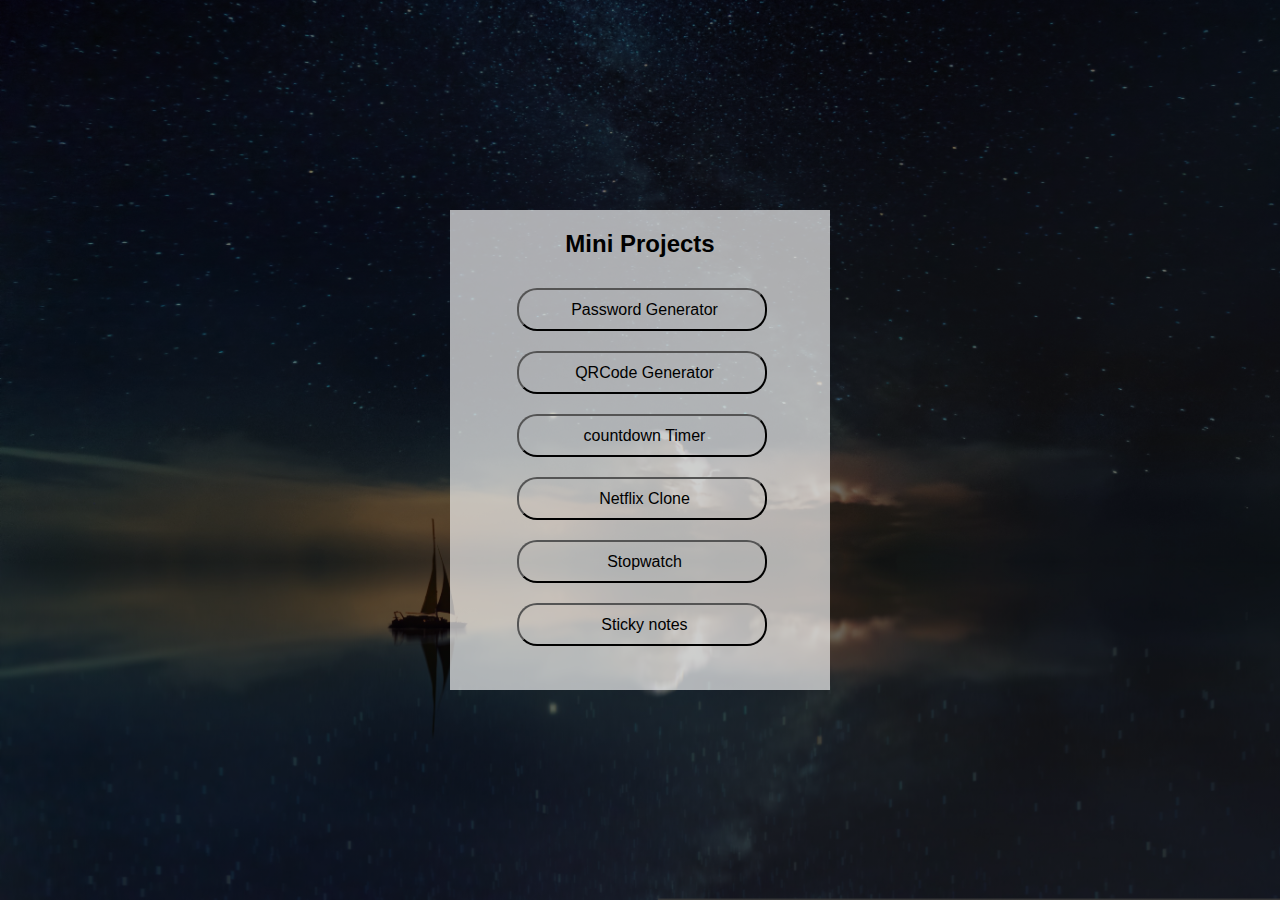
<file: index.html>
<!DOCTYPE html>
<html lang="en">
  <head>
    <meta charset="UTF-8" />
    <meta http-equiv="X-UA-Compatible" content="IE=edge" />
    <meta name="viewport" content="width=device-width, initial-scale=1.0" />
    <title>Document</title>
    <link
      rel="stylesheet"
      href="https://cdnjs.cloudflare.com/ajax/libs/font-awesome/6.4.2/css/all.min.css"
      integrity="sha512-z3gLpd7yknf1YoNbCzqRKc4qyor8gaKU1qmn+CShxbuBusANI9QpRohGBreCFkKxLhei6S9CQXFEbbKuqLg0DA=="
      crossorigin="anonymous"
      referrerpolicy="no-referrer"
    />
    <!-- <link rel="stylesheet" href="https://cdnjs.cloudflare.com/ajax/libs/font-awesome/6.4.2/css/fontawesome.min.css" integrity="sha512-siarrzI1u3pCqFG2LEzi87McrBmq6Tp7juVsdmGY1Dr8Saw+ZBAzDzrGwX3vgxX1NkioYNCFOVC0GpDPss10zQ==" crossorigin="anonymous" referrerpolicy="no-referrer" /> -->
    <!---<link rel="stylesheet" href="index.css" />--->
    <style>
      * {
        margin: 0;
        padding: 0;
      }

      body {
        width: 100vw;
        height: 100vh;
        font-family: "Poppins", sans-serif;
        background-image: linear-gradient(
            rgba(0, 0, 0, 0.55),
            rgba(0, 0, 0, 0.55)
          ),
          url("main.jpg");
        /* background: url("image/main.jpg"); */
        object-position: top;
        background-repeat: no-repeat;
        background-size: cover;
        display: flex;
        justify-content: center;
        align-items: center;
      }

      .container {
        height: 480px;
        width: 380px;
        background-color: rgba(255, 255, 255, 0.664);
      }

      a {
        text-decoration: none;
        font-size: 16px;
        color: #000;
      }
      h2 {
        text-align: center;
        margin: 20px;
      }

      button {
        width: 250px;
        height: 43px;
        border-radius: 20px;
        margin: 10px 67px 10px 67px;
        background-color: rgba(255, 255, 255, 0);
        text-align: center;
      }
      i {
        padding-right: 5px;
      }
    </style>
  </head>
  <body>
    <div class="container">
      <h2 class="heading">Mini Projects</h2>

      <button type="button">
        <a href="password generator/pw.html"
          ><i class="fa-solid fa-lock" style="color: #000000"></i>Password
          Generator</a
        >
      </button>
      <button type="button">
        <a href="QR code/qr.html"
          ><i class="fa-solid fa-qrcode" style="color: #000000"></i>QRCode
          Generator</a
        >
      </button>
      <button type="button">
        <a href="coutndown timer/count.html"
          ><i class="fa-solid fa-hourglass-start" style="color: #000000"></i
          >countdown Timer</a
        >
      </button>
      <button type="button">
        <a href="netflix/main.html"
          ><i class="fa-solid fa-tv" style="color: #000000"></i>Netflix Clone</a
        >
      </button>
      <button type="button">
        <a href="stopwatch/stopwatch.html"
          ><i class="fa-solid fa-stopwatch" style="color: #000000"></i
          >Stopwatch</a
        >
      </button>
      <button type="button">
        <a href="sticky notes/sticky.html"
          ><i class="fa-solid fa-note-sticky" style="color: #000000"></i>Sticky
          notes</a
        >
      </button>
    </div>
  </body>
</html>
</file>
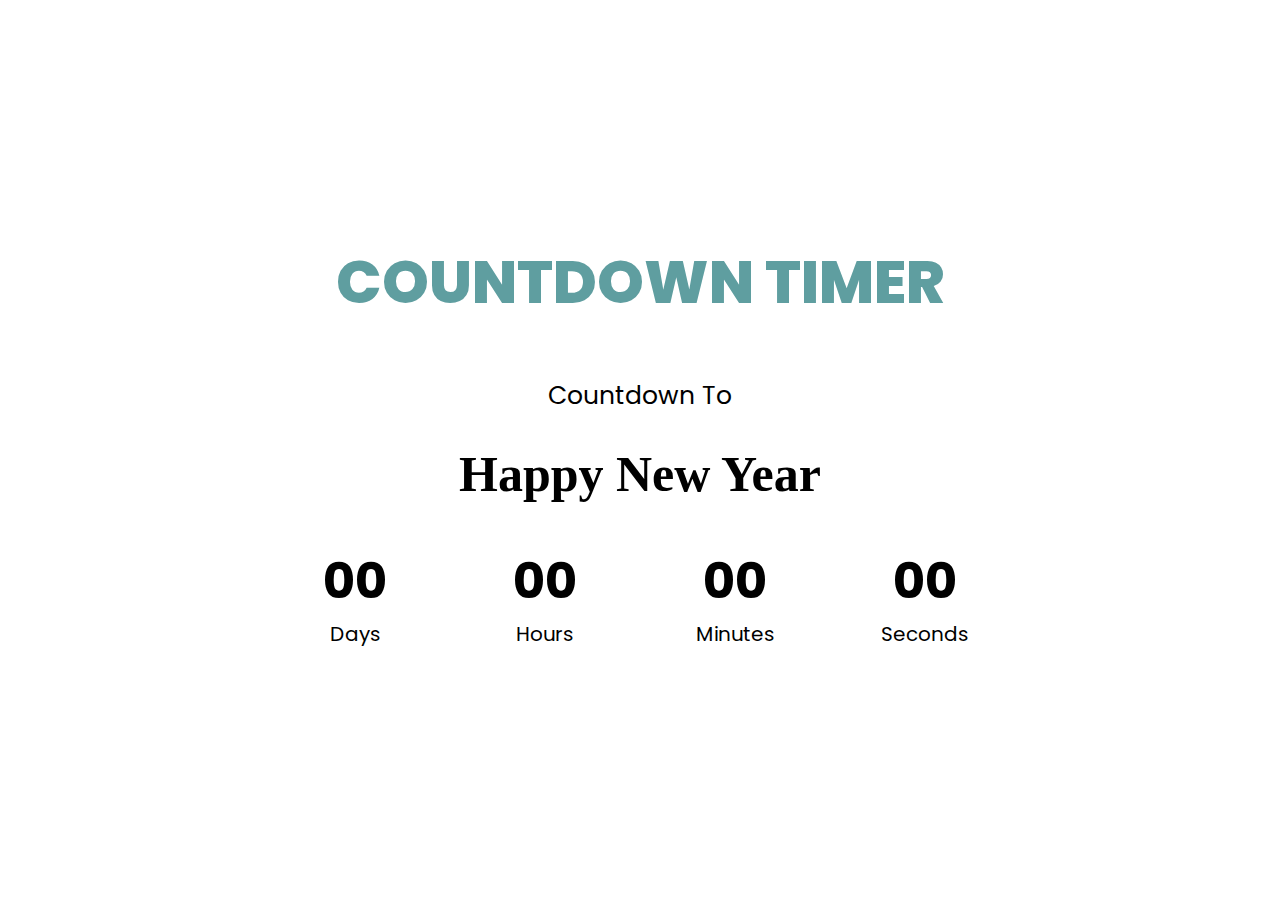
<file: coutndown timer/count.html>
<!DOCTYPE html>
<html lang="en">
  <head>
    <meta charset="UTF-8" />
    <meta name="viewport" content="width=device-width, initial-scale=1.0" />
    <title>Countdown Timer</title>
    <link rel="stylesheet" href="count.css" type="text/css" />
  </head>
  <body>
    <h1>COUNTDOWN TIMER</h1>
    <p>Countdown To</p>
    <h4>Happy New Year</h4>
    <div class="counter">
      <div class="box box1">
        <h2 id="days">00</h2>
        <small>Days</small>
      </div>

      <div class="box box2">
        <h2 id="hours">00</h2>
        <small>Hours</small>
      </div>

      <div class="box box3">
        <h2 id="minutes">00</h2>
        <small>Minutes</small>
      </div>

      <div class="box box4">
        <h2 id="seconds">00</h2>
        <small>Seconds</small>
      </div>
    </div>

    <script src="count.js"></script>
  </body>
</html>
</file>
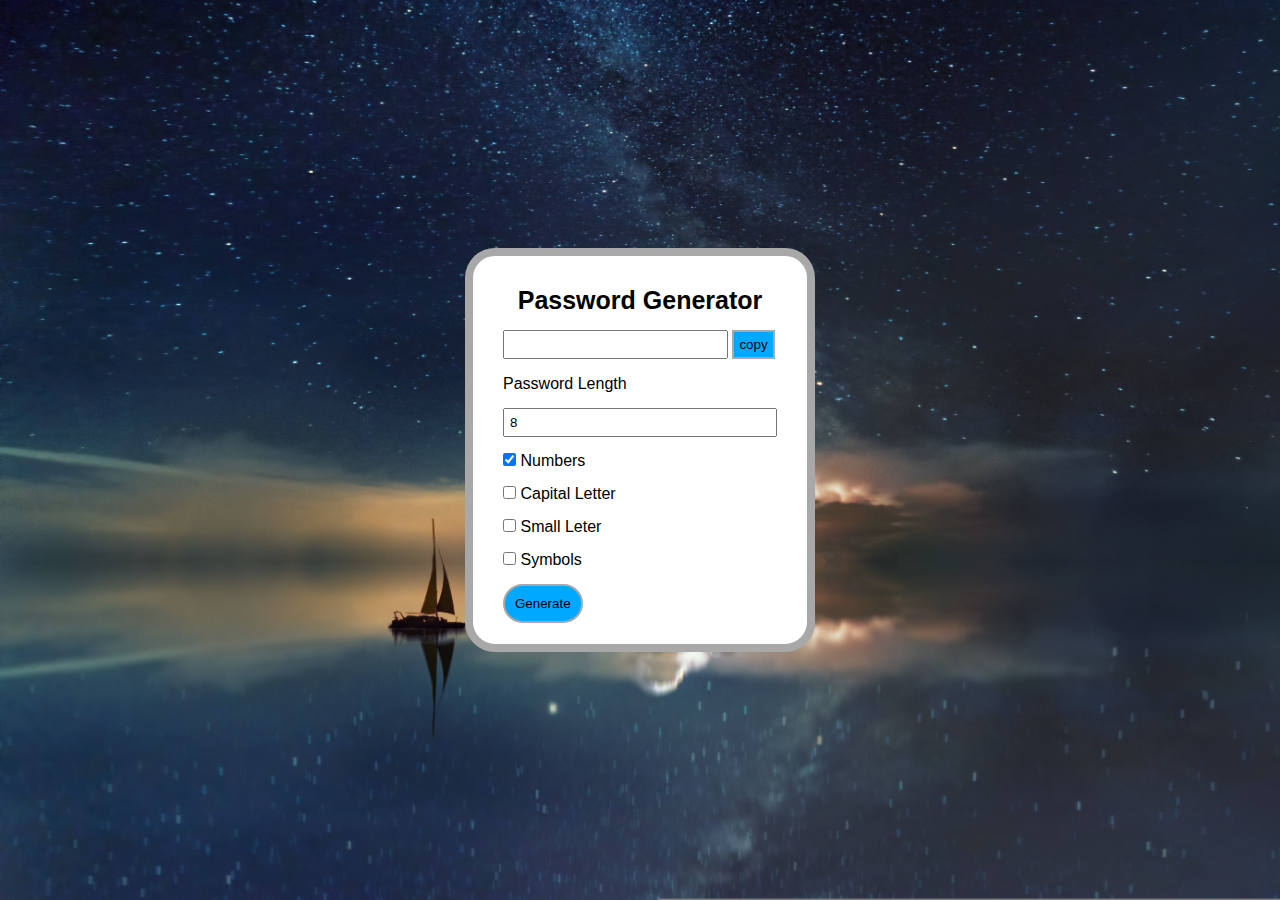
<file: password generator/pw.html>
<!DOCTYPE html>
<html lang="en">
  <head>
    <meta charset="UTF-8" />
    <meta name="viewport" content="width=device-width, initial-scale=1.0" />
    <title>Password Generator</title>
    <link rel="stylesheet" href="pw.css" />
  </head>
  <body>
    <div class="container">
      <form action="#" id="form">
        <h3>Password generator</h3>
        <div class="form-group">
          <input type="text" id="output" />
          <button id="copybtn">copy</button>
        </div>
        <ul>
          <li>
            <label for="">password length</label>
            <input class="ps_len" type="text" id="password" value="8" min="6" />
          </li>
          <li>
            <input type="checkbox" id="num" checked />
            <label for="num">numbers</label>
          </li>
          <li>
            <input type="checkbox" id="caps" />
            <label for="caps">capital letter</label>
          </li>
          <li>
            <input type="checkbox" id="small" />
            <label for="small">small leter</label>
          </li>
          <li>
            <input type="checkbox" id="symbol" />
            <label for="symbol">symbols</label>
          </li>
        </ul>

        <div class="form-group">
          <button class="gp">Generate</button>
        </div>
      </form>
    </div>

    <script src="pw.js"></script>
  </body>
</html>
</file>
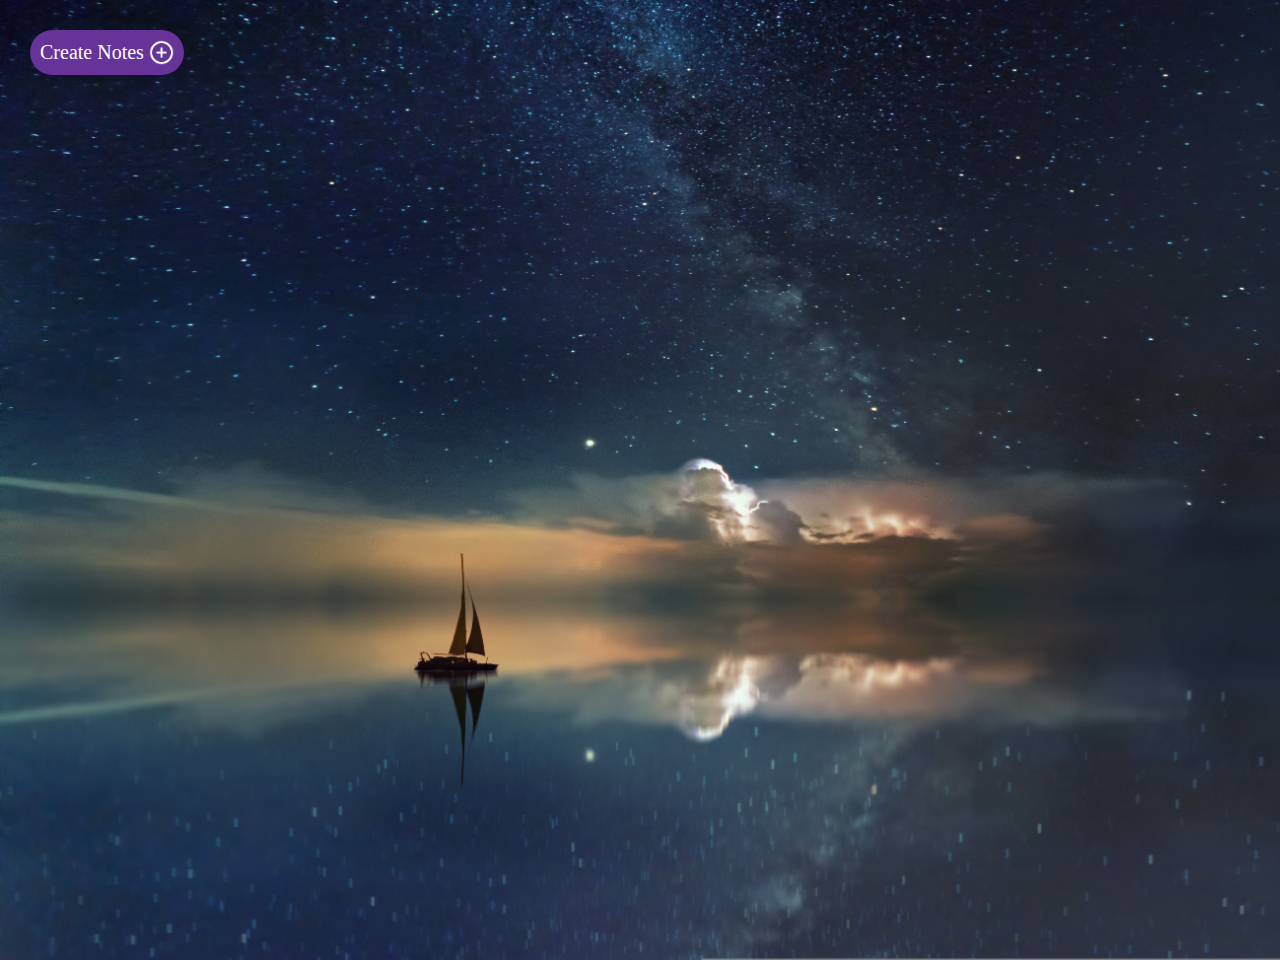
<file: sticky notes/sticky.html>
<!DOCTYPE html>
<html lang="en">
  <head>
    <meta charset="UTF-8" />
    <meta name="viewport" content="width=device-width, initial-scale=1.0" />
    <title>Stickynotes</title>
    <link rel="stylesheet" href="sticky.css" />
  </head>
  <body>
    <div class="content">
      <button class="addbtn">Create Notes <img src="add.png" /></button>
      <div class="notes-container">
        <!----<p contenteditable="true" class="input-box">
          <img src="delete.png"></img>
        </p>---->
      </div>
    </div>
    <script src="sticky.js"></script>
  </body>
</html>
</file>
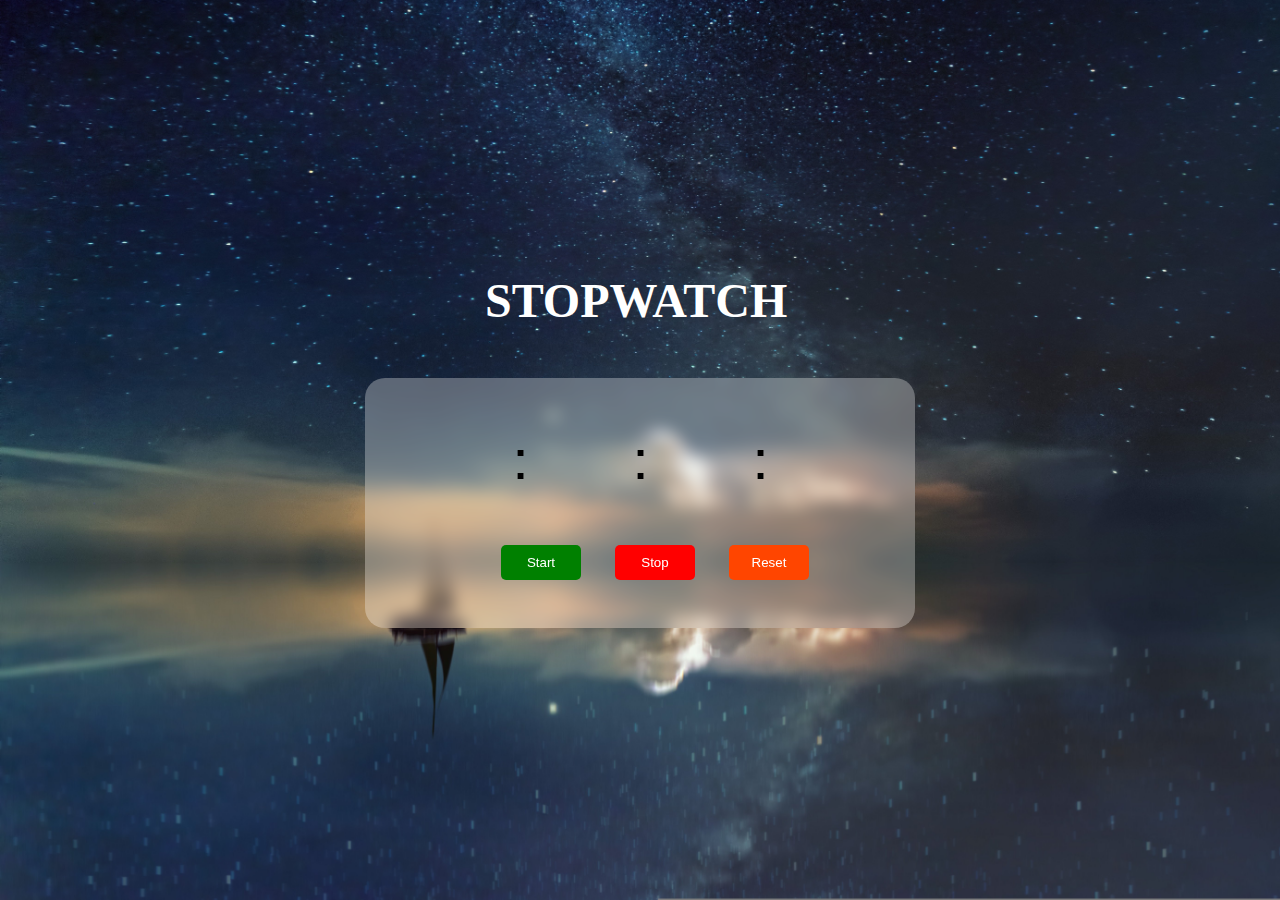
<file: stopwatch/stopwatch.html>
<!DOCTYPE html>
<html lang="en">
<head>
    <meta charset="UTF-8">
    <meta name="viewport" content="width=device-width, initial-scale=1.0">
    <title>Stopwatch</title>
    <link rel="stylesheet" href="stopwatch.css">
</head>
<body>
    
    <div class="container">
        <h1>Stopwatch</h1>
    <div class="box">
        <div class="frame">
            <div class="hr"></div>
            <div class="colan">:</div>
            <div class="min"></div>
            <div class="colan">:</div>
            <div class="sec"></div>
            <div class="colan">:</div>
            <div class="ms"></div>
           
            </div>
            <div class="btngroup">
            <button class=" btn start">start</button>
           <button class="btn stop">stop</button>
            <button class=" btn reset">reset</button>

        </div></div>
    </div>
</div>
    <script src="stopwatch.js"></script>
</body>
</html>
</file>
<file: coutndown timer/count.css>
@import url("https://fonts.googleapis.com/css2?family=Calligraffitti&family=Poppins:wght@300;400&display=swap");
* {
  margin: 0;
  padding: 0;
}
/* font-family: 'Calligraffitti', cursive; */
/* font-family: 'Poppins', sans-serif; */
body {
  width: 100vw;
  height: 100vh;
  font-family: "Poppins", sans-serif;
  display: flex;
  justify-content: center;
  align-items: center;
  flex-direction: column;
  color: #000;
}
h1 {
  font-size: 60px;
  font-weight: 800;
  margin-bottom: 50px;
  color: cadetblue;
}
p {
  font-size: 13px;
}
h4 {
  font-family: "Calligraffitti", cursive;
  font-size: 50px;
  margin-top: 30px;
  margin-bottom: 20px;
}
.counter {
  display: flex;
  border-radius: 30px;
}
.box {
  width: 50px;
  height: 50px;
  text-align: center;
  font-weight: 1200;
  padding: 20px;
}
.box h2 {
  font-size: 25px;
}
.box small {
  font-size: 10px;
}
@media (min-width: 576px) {
  p {
    font-size: 18px;
  }
  .h4 {
    font-size: 100px;
  }
  .box {
    width: 100px;
    height: 70px;
  }

  .box h2 {
    font-size: 30px;
  }
  .box small {
    font-size: 15px;
  }
}

@media (min-width: 768px) {
  p {
    font-size: 25px;
  }
  .h4 {
    font-size: 150px;
  }

  .box {
    width: 150px;
    height: 100px;
  }

  .box h2 {
    font-size: 50px;
  }
  .box small {
    font-size: 20px;
  }
}
</file>
<file: password generator/pw.css>
* {
  margin: 0;
  padding: 0;
  box-sizing: border-box;
  font-family: arial;
}
body {
  width: 100vw;
  height: 100vh;
  display: flex;
  justify-content: center;
  align-items: center;
  text-transform: capitalize;
  background-image: url(main.jpg);
  background-repeat: no-repeat;
  background-size: cover;
}

.container {
  width: 350px;
  min-height: 400px;
  background-color: #fff;
  padding: 30px;
  border-radius: 30px;
  border: 8px solid rgb(168, 168, 168);
}
h3 {
  text-align: center;
  font-size: 25px;
  text-transform: capitalize;
  color: #000;
  font-weight: bold;
}
.form-group {
  width: 100%;
  height: 30px;
  margin-top: 15px;
}
.gp {
  padding: 10px;
  border-radius: 20px;
  cursor: pointer;
  border: none;
  border: 2px solid rgb(168, 168, 168);
}
input {
  padding: 5px;
}
button {
  background-color: #00a9ff;
}
#copybtn {
  padding: 5px;
  border: none;
  border: 2px solid rgb(168, 168, 168);
  cursor: pointer;
}
li {
  list-style: none;
  padding-top: 15px;
}
.ps_len {
  margin-top: 15px;
  width: 100%;
}
#output {
  width: 225px;
}
</file>
<file: sticky notes/sticky.css>
* {
  margin: 0;
  padding: 0;
  font-family: poppins;
}
body {
  width: 100vw;
  height: 100vh;
  margin: 30px;
  background-image: url(main.jpg);
  background-repeat: no-repeat;
  background-size: cover;
}
.content button img {
  width: 25px;
  height: 25px;
  cursor: pointer;
  filter: invert(100%);
  margin-left: 5px;
}
button {
  background-color: rebeccapurple;
  padding: 10px;
  border: none;
  border-radius: 50px;
  color: white;
  font-size: 20px;
  cursor: pointer;
  display: flex;
  align-items: center;
}

button:hover {
  background-color: blue;
}
.input-box {
  position: relative;
  width: 100%;
  max-width: 400px;
  min-height: 150px;
  background-color: #fff;
  color: #000;
  padding: 15px;
  margin: 20px 0;
  outline: none;
  border-radius: 5px;
}
.input-box img {
  width: 20px;
  height: 20px;
  position: absolute;
  right: 20px;
  cursor: pointer;
}
</file>
<file: stopwatch/stopwatch.css>
@font-face {
  font-family: Digital-7;
  src: url(digital-7.ttf);
}

* {
  padding: 0;
  margin: 0;
  text-transform: capitalize;
}

body {
  width: 100vw;
  height: 100vh;
  display: flex;
  justify-content: center;
  align-items: center;
  background-image: url(main.jpg);
  background-repeat: no-repeat;
  background-size: cover;
  font-family: poppins;
}
h1 {
  font-size: 3rem;
  font-weight: 700;
  padding: 0 0 50px 120px;
  text-transform: uppercase;
  color: #fff;
}
.box {
  width: 550px;
  height: 250px;
  /* border-radius:50%; */
  background-color: rgba(255, 255, 255, 0.3);
  backdrop-filter: blur(8px);
  display: flex;
  justify-content: center;
  align-items: center;
  flex-direction: column;
  border-radius: 20px;
  font-family: digital-7 !important;
}

.frame {
  display: flex;
  font-size: 20px;
}
.hr,
.min,
.sec,
.ms,
.colan {
  width: 60px;
  height: 50px;
  font-size: 80px;
  text-align: center;
}

button {
  display: inline-block;
  width: 80px;
  height: 35px;
  margin-top: 70px;
  margin-left: 30px;
  border: none;
  color: #fff;
  cursor: pointer;
  user-select: none;
  border-radius: 5px;
}
button:hover {
  transition: 0.5s;
}
.start {
  background-color: green;
}
.stop {
  background-color: red;
  cursor: pointer;
}
.reset {
  background-color: orangered;
}
.start-active,
.stop-active {
  pointer-events: none;
  opacity: 0.5;
}
</file>
